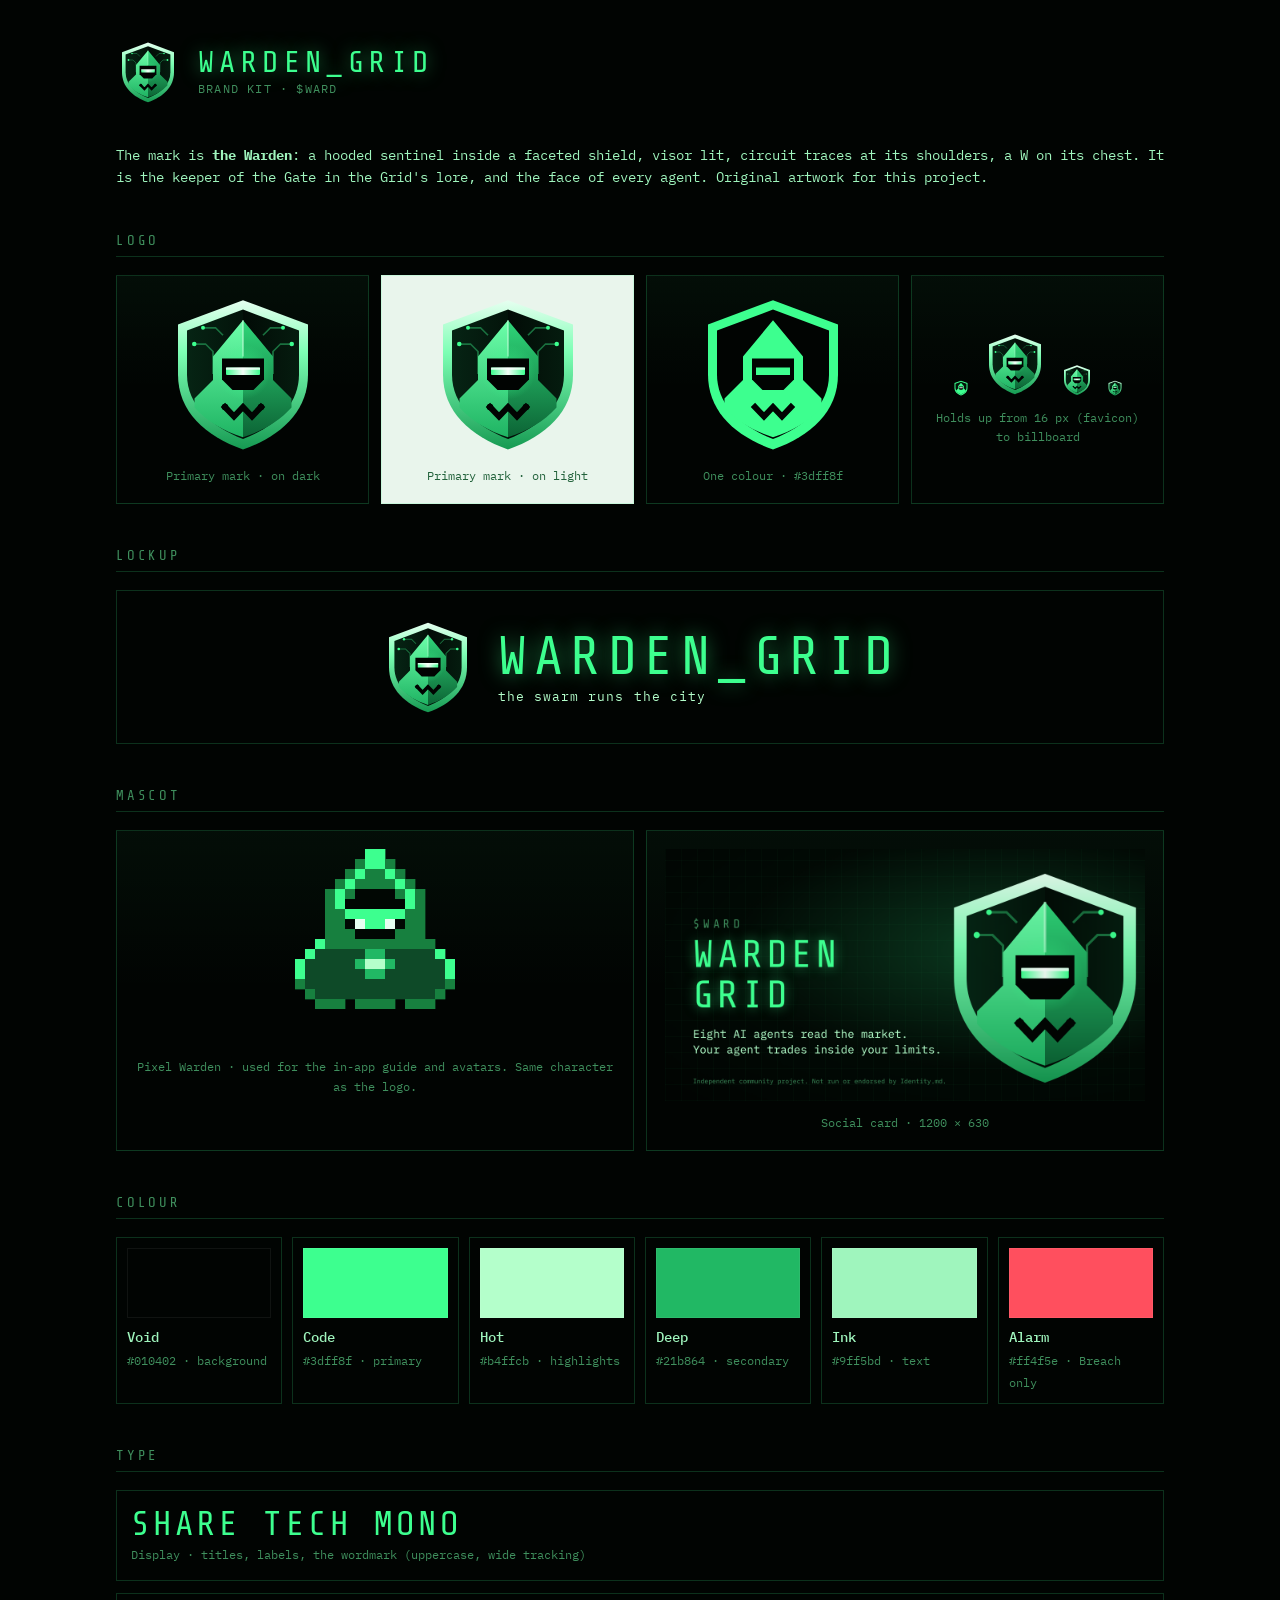
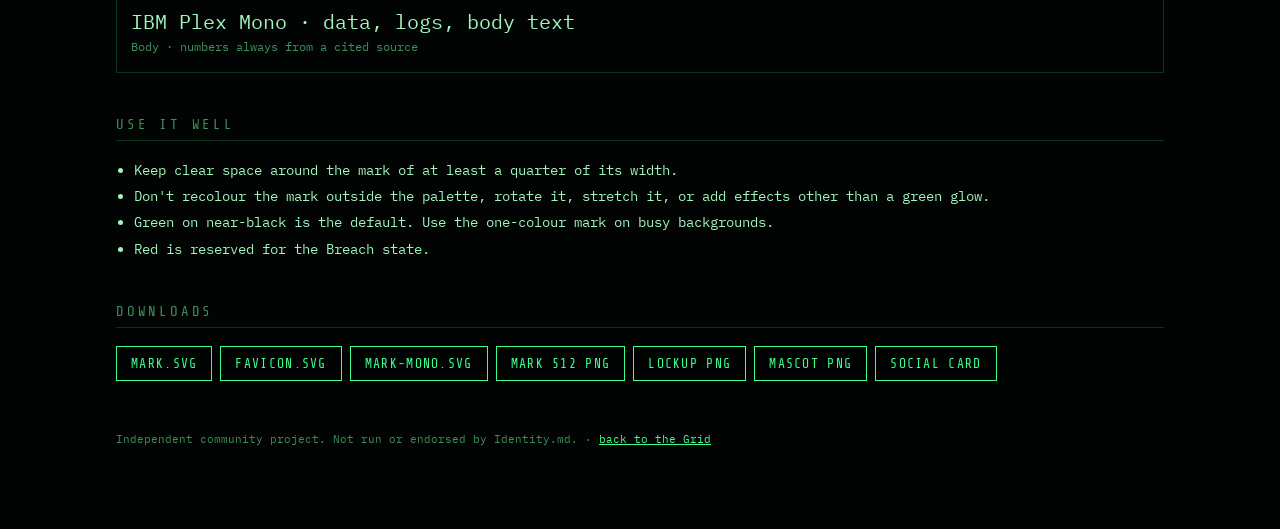
<file: brand.html>
<!doctype html>
<html lang="en"><head><meta charset="utf-8"><meta name="viewport" content="width=device-width, initial-scale=1">
<title>Warden Grid · Brand kit</title>
<link rel="icon" href="brand/favicon.svg" type="image/svg+xml">
<link rel="stylesheet" href="https://fonts.googleapis.com/css2?family=Share+Tech+Mono&family=IBM+Plex+Mono:wght@400;500&display=swap">
<style>
:root{--void:#010402;--ink:#9ff5bd;--dim:#3f8f5d;--code:#3dff8f;--hot:#b4ffcb;--deep:#21b864;--line:rgba(61,255,143,.18)}
*{box-sizing:border-box} body{margin:0;background:var(--void);color:var(--ink);font:400 14px/1.6 "IBM Plex Mono",monospace}
a{color:var(--code)}
.wrap{max-width:1080px;margin:0 auto;padding:40px 16px 80px}
header{display:flex;align-items:center;gap:18px;margin-bottom:40px}
header b{font:400 30px "Share Tech Mono",monospace;letter-spacing:.18em;color:var(--code);text-shadow:0 0 18px rgba(61,255,143,.5)}
header span{display:block;color:var(--dim);font-size:12px;letter-spacing:.1em}
h2{font:400 14px "Share Tech Mono",monospace;letter-spacing:.2em;text-transform:uppercase;color:var(--dim);border-bottom:1px solid var(--line);padding-bottom:8px;margin:44px 0 18px}
.grid{display:grid;grid-template-columns:repeat(auto-fit,minmax(220px,1fr));gap:12px}
.card{border:1px solid var(--line);padding:18px;display:grid;justify-items:center;gap:12px;background:linear-gradient(180deg,rgba(61,255,143,.04),transparent 50%)}
.card.light{background:#e9f5ec;color:#0b3a20} .card.light p{color:#21613a}
.card p{margin:0;font-size:12px;color:var(--dim);text-align:center}
.card img{max-width:100%;height:auto}
.lock{display:flex;align-items:center;gap:22px;justify-content:center;padding:28px;border:1px solid var(--line);flex-wrap:wrap}
.lock b{font:400 clamp(28px,6vw,54px) "Share Tech Mono",monospace;letter-spacing:.14em;color:var(--code);text-shadow:0 0 20px rgba(61,255,143,.5)}
.lock span{display:block;color:var(--hot);font-size:13px;letter-spacing:.08em}
.sw{display:grid;grid-template-columns:repeat(auto-fit,minmax(150px,1fr));gap:10px}
.sw div{border:1px solid var(--line);padding:10px} .sw i{display:block;height:70px;margin-bottom:8px;border:1px solid rgba(255,255,255,.06)}
.sw b{display:block;color:var(--ink);font-weight:500} .sw span{font-size:12px;color:var(--dim)}
.type{display:grid;gap:12px} .type div{border:1px solid var(--line);padding:14px}
.dl{display:flex;flex-wrap:wrap;gap:8px} .dl a{border:1px solid var(--code);padding:9px 14px;text-decoration:none;font:400 13px "Share Tech Mono",monospace;letter-spacing:.1em;text-transform:uppercase}
.dl a:hover{background:var(--code);color:var(--void)}
ul.rules{padding-left:18px} ul.rules li{margin:4px 0}
footer{margin-top:50px;color:var(--dim);font-size:11px}
</style></head><body><div class="wrap">
<header><svg width="64" height="64" viewBox="0 0 64 64" aria-hidden="true">  <!-- Warden Grid mark v2: hooded sentinel in a faceted shield. Original design for this project. -->
  <defs>
    <linearGradient id="wr-b1" x1="0" y1="0" x2="0" y2="1"><stop offset="0" stop-color="#e6fff0"/><stop offset=".35" stop-color="#7dffb4"/><stop offset="1" stop-color="#169a52"/></linearGradient>
    <linearGradient id="wl-b1" x1="0" y1="0" x2="1" y2="0"><stop offset="0" stop-color="#062414"/><stop offset="1" stop-color="#03130a"/></linearGradient>
    <linearGradient id="wrt-b1" x1="0" y1="0" x2="1" y2="0"><stop offset="0" stop-color="#020b06"/><stop offset="1" stop-color="#051c0f"/></linearGradient>
    <linearGradient id="hl-b1" x1="0" y1="0" x2="0" y2="1"><stop offset="0" stop-color="#6dffaa"/><stop offset="1" stop-color="#1fb463"/></linearGradient>
    <linearGradient id="hr-b1" x1="0" y1="0" x2="0" y2="1"><stop offset="0" stop-color="#2fd679"/><stop offset="1" stop-color="#0c6435"/></linearGradient>
    <linearGradient id="vz-b1" x1="0" y1="0" x2="1" y2="0"><stop offset="0" stop-color="#3dff8f"/><stop offset=".5" stop-color="#f4fff8"/><stop offset="1" stop-color="#3dff8f"/></linearGradient>
    <radialGradient id="glow-b1" cx=".5" cy=".5" r=".5"><stop offset="0" stop-color="#3dff8f" stop-opacity=".55"/><stop offset="1" stop-color="#3dff8f" stop-opacity="0"/></radialGradient>
  </defs>
  <!-- shield: rim, then two bevelled halves -->
  <path d="M32 2.5 58 12.2V32.2c0 14.8-10.8 24.6-26 30C16.8 56.8 6 47 6 32.2V12.2Z" fill="url(#wr-b1)"/>
  <path d="M32 6.2V58C19.6 53.2 9.6 44.6 9.6 32.2V14.6Z" fill="url(#wl-b1)"/>
  <path d="M32 6.2 54.4 14.6V32.2C54.4 44.6 44.4 53.2 32 58Z" fill="url(#wrt-b1)"/>
  <!-- circuit traces in the shield -->
  <g fill="none" stroke="#1d7a45" stroke-width=".7" opacity=".9">
    <path d="M12.5 20h4.5l3 3v9"/><path d="M51.5 20H47l-3 3v9"/><path d="M16 13.5h5l3 3"/><path d="M48 13.5h-5l-3 3"/>
  </g>
  <g fill="#3dff8f"><circle cx="12.5" cy="20" r=".9"/><circle cx="51.5" cy="20" r=".9"/><circle cx="16" cy="13.5" r=".8"/><circle cx="48" cy="13.5" r=".8"/></g>
  <!-- hooded sentinel: lit left facet, shaded right facet -->
  <path d="M32 10.5 20 25v9.4l-7.4 7.4v3.6c5 5.6 11.6 9.4 19.4 11.9Z" fill="url(#hl-b1)"/>
  <path d="M32 10.5 44 25v9.4l7.4 7.4v3.6C46.4 51 39.8 54.8 32 57.3Z" fill="url(#hr-b1)"/>
  <path d="M32 10.5V25" stroke="#c9ffdd" stroke-width=".7" opacity=".6"/>
  <!-- face cavity and visor -->
  <circle cx="32" cy="31.2" r="11" fill="url(#glow-b1)"/>
  <path d="M23.6 25.8h16.8v8.4l-4.2 4.2h-8.4l-4.2-4.2Z" fill="#010402"/>
  <rect x="25.2" y="29.4" width="13.6" height="3" rx=".4" fill="url(#vz-b1)"/>
  <rect x="25.2" y="29.4" width="13.6" height=".9" fill="#ffffff" opacity=".8"/>
  <!-- chest: W as a circuit chevron with nodes -->
  <path d="M24.8 45.2 28.4 49 32 45.2 35.6 49 39.2 45.2" fill="none" stroke="#010402" stroke-width="2.4" stroke-linecap="square" stroke-linejoin="miter"/>
  <g fill="#010402"><circle cx="24.8" cy="45.2" r="1.3"/><circle cx="39.2" cy="45.2" r="1.3"/></g>
</svg><div><b>WARDEN_GRID</b><span>BRAND KIT · $WARD</span></div></header>
<p>The mark is <b>the Warden</b>: a hooded sentinel inside a faceted shield, visor lit, circuit traces at its shoulders, a W on its chest. It is the keeper of the Gate in the Grid's lore, and the face of every agent. Original artwork for this project.</p>

<h2>Logo</h2>
<div class="grid">
  <div class="card"><svg width="160" height="160" viewBox="0 0 64 64" aria-hidden="true">  <!-- Warden Grid mark v2: hooded sentinel in a faceted shield. Original design for this project. -->
  <defs>
    <linearGradient id="wr-b2" x1="0" y1="0" x2="0" y2="1"><stop offset="0" stop-color="#e6fff0"/><stop offset=".35" stop-color="#7dffb4"/><stop offset="1" stop-color="#169a52"/></linearGradient>
    <linearGradient id="wl-b2" x1="0" y1="0" x2="1" y2="0"><stop offset="0" stop-color="#062414"/><stop offset="1" stop-color="#03130a"/></linearGradient>
    <linearGradient id="wrt-b2" x1="0" y1="0" x2="1" y2="0"><stop offset="0" stop-color="#020b06"/><stop offset="1" stop-color="#051c0f"/></linearGradient>
    <linearGradient id="hl-b2" x1="0" y1="0" x2="0" y2="1"><stop offset="0" stop-color="#6dffaa"/><stop offset="1" stop-color="#1fb463"/></linearGradient>
    <linearGradient id="hr-b2" x1="0" y1="0" x2="0" y2="1"><stop offset="0" stop-color="#2fd679"/><stop offset="1" stop-color="#0c6435"/></linearGradient>
    <linearGradient id="vz-b2" x1="0" y1="0" x2="1" y2="0"><stop offset="0" stop-color="#3dff8f"/><stop offset=".5" stop-color="#f4fff8"/><stop offset="1" stop-color="#3dff8f"/></linearGradient>
    <radialGradient id="glow-b2" cx=".5" cy=".5" r=".5"><stop offset="0" stop-color="#3dff8f" stop-opacity=".55"/><stop offset="1" stop-color="#3dff8f" stop-opacity="0"/></radialGradient>
  </defs>
  <!-- shield: rim, then two bevelled halves -->
  <path d="M32 2.5 58 12.2V32.2c0 14.8-10.8 24.6-26 30C16.8 56.8 6 47 6 32.2V12.2Z" fill="url(#wr-b2)"/>
  <path d="M32 6.2V58C19.6 53.2 9.6 44.6 9.6 32.2V14.6Z" fill="url(#wl-b2)"/>
  <path d="M32 6.2 54.4 14.6V32.2C54.4 44.6 44.4 53.2 32 58Z" fill="url(#wrt-b2)"/>
  <!-- circuit traces in the shield -->
  <g fill="none" stroke="#1d7a45" stroke-width=".7" opacity=".9">
    <path d="M12.5 20h4.5l3 3v9"/><path d="M51.5 20H47l-3 3v9"/><path d="M16 13.5h5l3 3"/><path d="M48 13.5h-5l-3 3"/>
  </g>
  <g fill="#3dff8f"><circle cx="12.5" cy="20" r=".9"/><circle cx="51.5" cy="20" r=".9"/><circle cx="16" cy="13.5" r=".8"/><circle cx="48" cy="13.5" r=".8"/></g>
  <!-- hooded sentinel: lit left facet, shaded right facet -->
  <path d="M32 10.5 20 25v9.4l-7.4 7.4v3.6c5 5.6 11.6 9.4 19.4 11.9Z" fill="url(#hl-b2)"/>
  <path d="M32 10.5 44 25v9.4l7.4 7.4v3.6C46.4 51 39.8 54.8 32 57.3Z" fill="url(#hr-b2)"/>
  <path d="M32 10.5V25" stroke="#c9ffdd" stroke-width=".7" opacity=".6"/>
  <!-- face cavity and visor -->
  <circle cx="32" cy="31.2" r="11" fill="url(#glow-b2)"/>
  <path d="M23.6 25.8h16.8v8.4l-4.2 4.2h-8.4l-4.2-4.2Z" fill="#010402"/>
  <rect x="25.2" y="29.4" width="13.6" height="3" rx=".4" fill="url(#vz-b2)"/>
  <rect x="25.2" y="29.4" width="13.6" height=".9" fill="#ffffff" opacity=".8"/>
  <!-- chest: W as a circuit chevron with nodes -->
  <path d="M24.8 45.2 28.4 49 32 45.2 35.6 49 39.2 45.2" fill="none" stroke="#010402" stroke-width="2.4" stroke-linecap="square" stroke-linejoin="miter"/>
  <g fill="#010402"><circle cx="24.8" cy="45.2" r="1.3"/><circle cx="39.2" cy="45.2" r="1.3"/></g>
</svg><p>Primary mark · on dark</p></div>
  <div class="card light"><svg width="160" height="160" viewBox="0 0 64 64" aria-hidden="true">  <!-- Warden Grid mark v2: hooded sentinel in a faceted shield. Original design for this project. -->
  <defs>
    <linearGradient id="wr-b3" x1="0" y1="0" x2="0" y2="1"><stop offset="0" stop-color="#e6fff0"/><stop offset=".35" stop-color="#7dffb4"/><stop offset="1" stop-color="#169a52"/></linearGradient>
    <linearGradient id="wl-b3" x1="0" y1="0" x2="1" y2="0"><stop offset="0" stop-color="#062414"/><stop offset="1" stop-color="#03130a"/></linearGradient>
    <linearGradient id="wrt-b3" x1="0" y1="0" x2="1" y2="0"><stop offset="0" stop-color="#020b06"/><stop offset="1" stop-color="#051c0f"/></linearGradient>
    <linearGradient id="hl-b3" x1="0" y1="0" x2="0" y2="1"><stop offset="0" stop-color="#6dffaa"/><stop offset="1" stop-color="#1fb463"/></linearGradient>
    <linearGradient id="hr-b3" x1="0" y1="0" x2="0" y2="1"><stop offset="0" stop-color="#2fd679"/><stop offset="1" stop-color="#0c6435"/></linearGradient>
    <linearGradient id="vz-b3" x1="0" y1="0" x2="1" y2="0"><stop offset="0" stop-color="#3dff8f"/><stop offset=".5" stop-color="#f4fff8"/><stop offset="1" stop-color="#3dff8f"/></linearGradient>
    <radialGradient id="glow-b3" cx=".5" cy=".5" r=".5"><stop offset="0" stop-color="#3dff8f" stop-opacity=".55"/><stop offset="1" stop-color="#3dff8f" stop-opacity="0"/></radialGradient>
  </defs>
  <!-- shield: rim, then two bevelled halves -->
  <path d="M32 2.5 58 12.2V32.2c0 14.8-10.8 24.6-26 30C16.8 56.8 6 47 6 32.2V12.2Z" fill="url(#wr-b3)"/>
  <path d="M32 6.2V58C19.6 53.2 9.6 44.6 9.6 32.2V14.6Z" fill="url(#wl-b3)"/>
  <path d="M32 6.2 54.4 14.6V32.2C54.4 44.6 44.4 53.2 32 58Z" fill="url(#wrt-b3)"/>
  <!-- circuit traces in the shield -->
  <g fill="none" stroke="#1d7a45" stroke-width=".7" opacity=".9">
    <path d="M12.5 20h4.5l3 3v9"/><path d="M51.5 20H47l-3 3v9"/><path d="M16 13.5h5l3 3"/><path d="M48 13.5h-5l-3 3"/>
  </g>
  <g fill="#3dff8f"><circle cx="12.5" cy="20" r=".9"/><circle cx="51.5" cy="20" r=".9"/><circle cx="16" cy="13.5" r=".8"/><circle cx="48" cy="13.5" r=".8"/></g>
  <!-- hooded sentinel: lit left facet, shaded right facet -->
  <path d="M32 10.5 20 25v9.4l-7.4 7.4v3.6c5 5.6 11.6 9.4 19.4 11.9Z" fill="url(#hl-b3)"/>
  <path d="M32 10.5 44 25v9.4l7.4 7.4v3.6C46.4 51 39.8 54.8 32 57.3Z" fill="url(#hr-b3)"/>
  <path d="M32 10.5V25" stroke="#c9ffdd" stroke-width=".7" opacity=".6"/>
  <!-- face cavity and visor -->
  <circle cx="32" cy="31.2" r="11" fill="url(#glow-b3)"/>
  <path d="M23.6 25.8h16.8v8.4l-4.2 4.2h-8.4l-4.2-4.2Z" fill="#010402"/>
  <rect x="25.2" y="29.4" width="13.6" height="3" rx=".4" fill="url(#vz-b3)"/>
  <rect x="25.2" y="29.4" width="13.6" height=".9" fill="#ffffff" opacity=".8"/>
  <!-- chest: W as a circuit chevron with nodes -->
  <path d="M24.8 45.2 28.4 49 32 45.2 35.6 49 39.2 45.2" fill="none" stroke="#010402" stroke-width="2.4" stroke-linecap="square" stroke-linejoin="miter"/>
  <g fill="#010402"><circle cx="24.8" cy="45.2" r="1.3"/><circle cx="39.2" cy="45.2" r="1.3"/></g>
</svg><p>Primary mark · on light</p></div>
  <div class="card"><svg width="160" height="160" viewBox="0 0 64 64" aria-hidden="true">  <path d="M32 2.5 58 12.2V32.2c0 14.8-10.8 24.6-26 30C16.8 56.8 6 47 6 32.2V12.2Z" fill="#3dff8f"/>
  <path d="M32 6.2 54.4 14.6V32.2C54.4 44.6 44.4 53.2 32 58 19.6 53.2 9.6 44.6 9.6 32.2V14.6Z" fill="#010402"/>
  <path d="M32 10.5 44 25v9.4l7.4 7.4v3.6C46.4 51 39.8 54.8 32 57.3 24.2 54.8 17.6 51 12.6 45.4v-3.6L20 34.4V25Z" fill="#3dff8f"/>
  <path d="M23.6 25.8h16.8v8.4l-4.2 4.2h-8.4l-4.2-4.2Z" fill="#010402"/>
  <rect x="25.2" y="29.4" width="13.6" height="3" fill="#3dff8f"/>
  <path d="M24.8 45.2 28.4 49 32 45.2 35.6 49 39.2 45.2" fill="none" stroke="#010402" stroke-width="2.4" stroke-linecap="square"/>
</svg><p>One colour · #3dff8f</p></div>
  <div class="card"><div style="display:flex;gap:14px;align-items:end"><img src="brand/favicon.svg" width="16" alt=""><svg width="64" height="64" viewBox="0 0 64 64" aria-hidden="true">  <!-- Warden Grid mark v2: hooded sentinel in a faceted shield. Original design for this project. -->
  <defs>
    <linearGradient id="wr-b5" x1="0" y1="0" x2="0" y2="1"><stop offset="0" stop-color="#e6fff0"/><stop offset=".35" stop-color="#7dffb4"/><stop offset="1" stop-color="#169a52"/></linearGradient>
    <linearGradient id="wl-b5" x1="0" y1="0" x2="1" y2="0"><stop offset="0" stop-color="#062414"/><stop offset="1" stop-color="#03130a"/></linearGradient>
    <linearGradient id="wrt-b5" x1="0" y1="0" x2="1" y2="0"><stop offset="0" stop-color="#020b06"/><stop offset="1" stop-color="#051c0f"/></linearGradient>
    <linearGradient id="hl-b5" x1="0" y1="0" x2="0" y2="1"><stop offset="0" stop-color="#6dffaa"/><stop offset="1" stop-color="#1fb463"/></linearGradient>
    <linearGradient id="hr-b5" x1="0" y1="0" x2="0" y2="1"><stop offset="0" stop-color="#2fd679"/><stop offset="1" stop-color="#0c6435"/></linearGradient>
    <linearGradient id="vz-b5" x1="0" y1="0" x2="1" y2="0"><stop offset="0" stop-color="#3dff8f"/><stop offset=".5" stop-color="#f4fff8"/><stop offset="1" stop-color="#3dff8f"/></linearGradient>
    <radialGradient id="glow-b5" cx=".5" cy=".5" r=".5"><stop offset="0" stop-color="#3dff8f" stop-opacity=".55"/><stop offset="1" stop-color="#3dff8f" stop-opacity="0"/></radialGradient>
  </defs>
  <!-- shield: rim, then two bevelled halves -->
  <path d="M32 2.5 58 12.2V32.2c0 14.8-10.8 24.6-26 30C16.8 56.8 6 47 6 32.2V12.2Z" fill="url(#wr-b5)"/>
  <path d="M32 6.2V58C19.6 53.2 9.6 44.6 9.6 32.2V14.6Z" fill="url(#wl-b5)"/>
  <path d="M32 6.2 54.4 14.6V32.2C54.4 44.6 44.4 53.2 32 58Z" fill="url(#wrt-b5)"/>
  <!-- circuit traces in the shield -->
  <g fill="none" stroke="#1d7a45" stroke-width=".7" opacity=".9">
    <path d="M12.5 20h4.5l3 3v9"/><path d="M51.5 20H47l-3 3v9"/><path d="M16 13.5h5l3 3"/><path d="M48 13.5h-5l-3 3"/>
  </g>
  <g fill="#3dff8f"><circle cx="12.5" cy="20" r=".9"/><circle cx="51.5" cy="20" r=".9"/><circle cx="16" cy="13.5" r=".8"/><circle cx="48" cy="13.5" r=".8"/></g>
  <!-- hooded sentinel: lit left facet, shaded right facet -->
  <path d="M32 10.5 20 25v9.4l-7.4 7.4v3.6c5 5.6 11.6 9.4 19.4 11.9Z" fill="url(#hl-b5)"/>
  <path d="M32 10.5 44 25v9.4l7.4 7.4v3.6C46.4 51 39.8 54.8 32 57.3Z" fill="url(#hr-b5)"/>
  <path d="M32 10.5V25" stroke="#c9ffdd" stroke-width=".7" opacity=".6"/>
  <!-- face cavity and visor -->
  <circle cx="32" cy="31.2" r="11" fill="url(#glow-b5)"/>
  <path d="M23.6 25.8h16.8v8.4l-4.2 4.2h-8.4l-4.2-4.2Z" fill="#010402"/>
  <rect x="25.2" y="29.4" width="13.6" height="3" rx=".4" fill="url(#vz-b5)"/>
  <rect x="25.2" y="29.4" width="13.6" height=".9" fill="#ffffff" opacity=".8"/>
  <!-- chest: W as a circuit chevron with nodes -->
  <path d="M24.8 45.2 28.4 49 32 45.2 35.6 49 39.2 45.2" fill="none" stroke="#010402" stroke-width="2.4" stroke-linecap="square" stroke-linejoin="miter"/>
  <g fill="#010402"><circle cx="24.8" cy="45.2" r="1.3"/><circle cx="39.2" cy="45.2" r="1.3"/></g>
</svg><svg width="32" height="32" viewBox="0 0 64 64" aria-hidden="true">  <!-- Warden Grid mark v2: hooded sentinel in a faceted shield. Original design for this project. -->
  <defs>
    <linearGradient id="wr-b6" x1="0" y1="0" x2="0" y2="1"><stop offset="0" stop-color="#e6fff0"/><stop offset=".35" stop-color="#7dffb4"/><stop offset="1" stop-color="#169a52"/></linearGradient>
    <linearGradient id="wl-b6" x1="0" y1="0" x2="1" y2="0"><stop offset="0" stop-color="#062414"/><stop offset="1" stop-color="#03130a"/></linearGradient>
    <linearGradient id="wrt-b6" x1="0" y1="0" x2="1" y2="0"><stop offset="0" stop-color="#020b06"/><stop offset="1" stop-color="#051c0f"/></linearGradient>
    <linearGradient id="hl-b6" x1="0" y1="0" x2="0" y2="1"><stop offset="0" stop-color="#6dffaa"/><stop offset="1" stop-color="#1fb463"/></linearGradient>
    <linearGradient id="hr-b6" x1="0" y1="0" x2="0" y2="1"><stop offset="0" stop-color="#2fd679"/><stop offset="1" stop-color="#0c6435"/></linearGradient>
    <linearGradient id="vz-b6" x1="0" y1="0" x2="1" y2="0"><stop offset="0" stop-color="#3dff8f"/><stop offset=".5" stop-color="#f4fff8"/><stop offset="1" stop-color="#3dff8f"/></linearGradient>
    <radialGradient id="glow-b6" cx=".5" cy=".5" r=".5"><stop offset="0" stop-color="#3dff8f" stop-opacity=".55"/><stop offset="1" stop-color="#3dff8f" stop-opacity="0"/></radialGradient>
  </defs>
  <!-- shield: rim, then two bevelled halves -->
  <path d="M32 2.5 58 12.2V32.2c0 14.8-10.8 24.6-26 30C16.8 56.8 6 47 6 32.2V12.2Z" fill="url(#wr-b6)"/>
  <path d="M32 6.2V58C19.6 53.2 9.6 44.6 9.6 32.2V14.6Z" fill="url(#wl-b6)"/>
  <path d="M32 6.2 54.4 14.6V32.2C54.4 44.6 44.4 53.2 32 58Z" fill="url(#wrt-b6)"/>
  <!-- circuit traces in the shield -->
  <g fill="none" stroke="#1d7a45" stroke-width=".7" opacity=".9">
    <path d="M12.5 20h4.5l3 3v9"/><path d="M51.5 20H47l-3 3v9"/><path d="M16 13.5h5l3 3"/><path d="M48 13.5h-5l-3 3"/>
  </g>
  <g fill="#3dff8f"><circle cx="12.5" cy="20" r=".9"/><circle cx="51.5" cy="20" r=".9"/><circle cx="16" cy="13.5" r=".8"/><circle cx="48" cy="13.5" r=".8"/></g>
  <!-- hooded sentinel: lit left facet, shaded right facet -->
  <path d="M32 10.5 20 25v9.4l-7.4 7.4v3.6c5 5.6 11.6 9.4 19.4 11.9Z" fill="url(#hl-b6)"/>
  <path d="M32 10.5 44 25v9.4l7.4 7.4v3.6C46.4 51 39.8 54.8 32 57.3Z" fill="url(#hr-b6)"/>
  <path d="M32 10.5V25" stroke="#c9ffdd" stroke-width=".7" opacity=".6"/>
  <!-- face cavity and visor -->
  <circle cx="32" cy="31.2" r="11" fill="url(#glow-b6)"/>
  <path d="M23.6 25.8h16.8v8.4l-4.2 4.2h-8.4l-4.2-4.2Z" fill="#010402"/>
  <rect x="25.2" y="29.4" width="13.6" height="3" rx=".4" fill="url(#vz-b6)"/>
  <rect x="25.2" y="29.4" width="13.6" height=".9" fill="#ffffff" opacity=".8"/>
  <!-- chest: W as a circuit chevron with nodes -->
  <path d="M24.8 45.2 28.4 49 32 45.2 35.6 49 39.2 45.2" fill="none" stroke="#010402" stroke-width="2.4" stroke-linecap="square" stroke-linejoin="miter"/>
  <g fill="#010402"><circle cx="24.8" cy="45.2" r="1.3"/><circle cx="39.2" cy="45.2" r="1.3"/></g>
</svg><svg width="16" height="16" viewBox="0 0 64 64" aria-hidden="true">  <!-- Warden Grid mark v2: hooded sentinel in a faceted shield. Original design for this project. -->
  <defs>
    <linearGradient id="wr-b7" x1="0" y1="0" x2="0" y2="1"><stop offset="0" stop-color="#e6fff0"/><stop offset=".35" stop-color="#7dffb4"/><stop offset="1" stop-color="#169a52"/></linearGradient>
    <linearGradient id="wl-b7" x1="0" y1="0" x2="1" y2="0"><stop offset="0" stop-color="#062414"/><stop offset="1" stop-color="#03130a"/></linearGradient>
    <linearGradient id="wrt-b7" x1="0" y1="0" x2="1" y2="0"><stop offset="0" stop-color="#020b06"/><stop offset="1" stop-color="#051c0f"/></linearGradient>
    <linearGradient id="hl-b7" x1="0" y1="0" x2="0" y2="1"><stop offset="0" stop-color="#6dffaa"/><stop offset="1" stop-color="#1fb463"/></linearGradient>
    <linearGradient id="hr-b7" x1="0" y1="0" x2="0" y2="1"><stop offset="0" stop-color="#2fd679"/><stop offset="1" stop-color="#0c6435"/></linearGradient>
    <linearGradient id="vz-b7" x1="0" y1="0" x2="1" y2="0"><stop offset="0" stop-color="#3dff8f"/><stop offset=".5" stop-color="#f4fff8"/><stop offset="1" stop-color="#3dff8f"/></linearGradient>
    <radialGradient id="glow-b7" cx=".5" cy=".5" r=".5"><stop offset="0" stop-color="#3dff8f" stop-opacity=".55"/><stop offset="1" stop-color="#3dff8f" stop-opacity="0"/></radialGradient>
  </defs>
  <!-- shield: rim, then two bevelled halves -->
  <path d="M32 2.5 58 12.2V32.2c0 14.8-10.8 24.6-26 30C16.8 56.8 6 47 6 32.2V12.2Z" fill="url(#wr-b7)"/>
  <path d="M32 6.2V58C19.6 53.2 9.6 44.6 9.6 32.2V14.6Z" fill="url(#wl-b7)"/>
  <path d="M32 6.2 54.4 14.6V32.2C54.4 44.6 44.4 53.2 32 58Z" fill="url(#wrt-b7)"/>
  <!-- circuit traces in the shield -->
  <g fill="none" stroke="#1d7a45" stroke-width=".7" opacity=".9">
    <path d="M12.5 20h4.5l3 3v9"/><path d="M51.5 20H47l-3 3v9"/><path d="M16 13.5h5l3 3"/><path d="M48 13.5h-5l-3 3"/>
  </g>
  <g fill="#3dff8f"><circle cx="12.5" cy="20" r=".9"/><circle cx="51.5" cy="20" r=".9"/><circle cx="16" cy="13.5" r=".8"/><circle cx="48" cy="13.5" r=".8"/></g>
  <!-- hooded sentinel: lit left facet, shaded right facet -->
  <path d="M32 10.5 20 25v9.4l-7.4 7.4v3.6c5 5.6 11.6 9.4 19.4 11.9Z" fill="url(#hl-b7)"/>
  <path d="M32 10.5 44 25v9.4l7.4 7.4v3.6C46.4 51 39.8 54.8 32 57.3Z" fill="url(#hr-b7)"/>
  <path d="M32 10.5V25" stroke="#c9ffdd" stroke-width=".7" opacity=".6"/>
  <!-- face cavity and visor -->
  <circle cx="32" cy="31.2" r="11" fill="url(#glow-b7)"/>
  <path d="M23.6 25.8h16.8v8.4l-4.2 4.2h-8.4l-4.2-4.2Z" fill="#010402"/>
  <rect x="25.2" y="29.4" width="13.6" height="3" rx=".4" fill="url(#vz-b7)"/>
  <rect x="25.2" y="29.4" width="13.6" height=".9" fill="#ffffff" opacity=".8"/>
  <!-- chest: W as a circuit chevron with nodes -->
  <path d="M24.8 45.2 28.4 49 32 45.2 35.6 49 39.2 45.2" fill="none" stroke="#010402" stroke-width="2.4" stroke-linecap="square" stroke-linejoin="miter"/>
  <g fill="#010402"><circle cx="24.8" cy="45.2" r="1.3"/><circle cx="39.2" cy="45.2" r="1.3"/></g>
</svg></div><p>Holds up from 16 px (favicon) to billboard</p></div>
</div>

<h2>Lockup</h2>
<div class="lock"><svg width="96" height="96" viewBox="0 0 64 64" aria-hidden="true">  <!-- Warden Grid mark v2: hooded sentinel in a faceted shield. Original design for this project. -->
  <defs>
    <linearGradient id="wr-b8" x1="0" y1="0" x2="0" y2="1"><stop offset="0" stop-color="#e6fff0"/><stop offset=".35" stop-color="#7dffb4"/><stop offset="1" stop-color="#169a52"/></linearGradient>
    <linearGradient id="wl-b8" x1="0" y1="0" x2="1" y2="0"><stop offset="0" stop-color="#062414"/><stop offset="1" stop-color="#03130a"/></linearGradient>
    <linearGradient id="wrt-b8" x1="0" y1="0" x2="1" y2="0"><stop offset="0" stop-color="#020b06"/><stop offset="1" stop-color="#051c0f"/></linearGradient>
    <linearGradient id="hl-b8" x1="0" y1="0" x2="0" y2="1"><stop offset="0" stop-color="#6dffaa"/><stop offset="1" stop-color="#1fb463"/></linearGradient>
    <linearGradient id="hr-b8" x1="0" y1="0" x2="0" y2="1"><stop offset="0" stop-color="#2fd679"/><stop offset="1" stop-color="#0c6435"/></linearGradient>
    <linearGradient id="vz-b8" x1="0" y1="0" x2="1" y2="0"><stop offset="0" stop-color="#3dff8f"/><stop offset=".5" stop-color="#f4fff8"/><stop offset="1" stop-color="#3dff8f"/></linearGradient>
    <radialGradient id="glow-b8" cx=".5" cy=".5" r=".5"><stop offset="0" stop-color="#3dff8f" stop-opacity=".55"/><stop offset="1" stop-color="#3dff8f" stop-opacity="0"/></radialGradient>
  </defs>
  <!-- shield: rim, then two bevelled halves -->
  <path d="M32 2.5 58 12.2V32.2c0 14.8-10.8 24.6-26 30C16.8 56.8 6 47 6 32.2V12.2Z" fill="url(#wr-b8)"/>
  <path d="M32 6.2V58C19.6 53.2 9.6 44.6 9.6 32.2V14.6Z" fill="url(#wl-b8)"/>
  <path d="M32 6.2 54.4 14.6V32.2C54.4 44.6 44.4 53.2 32 58Z" fill="url(#wrt-b8)"/>
  <!-- circuit traces in the shield -->
  <g fill="none" stroke="#1d7a45" stroke-width=".7" opacity=".9">
    <path d="M12.5 20h4.5l3 3v9"/><path d="M51.5 20H47l-3 3v9"/><path d="M16 13.5h5l3 3"/><path d="M48 13.5h-5l-3 3"/>
  </g>
  <g fill="#3dff8f"><circle cx="12.5" cy="20" r=".9"/><circle cx="51.5" cy="20" r=".9"/><circle cx="16" cy="13.5" r=".8"/><circle cx="48" cy="13.5" r=".8"/></g>
  <!-- hooded sentinel: lit left facet, shaded right facet -->
  <path d="M32 10.5 20 25v9.4l-7.4 7.4v3.6c5 5.6 11.6 9.4 19.4 11.9Z" fill="url(#hl-b8)"/>
  <path d="M32 10.5 44 25v9.4l7.4 7.4v3.6C46.4 51 39.8 54.8 32 57.3Z" fill="url(#hr-b8)"/>
  <path d="M32 10.5V25" stroke="#c9ffdd" stroke-width=".7" opacity=".6"/>
  <!-- face cavity and visor -->
  <circle cx="32" cy="31.2" r="11" fill="url(#glow-b8)"/>
  <path d="M23.6 25.8h16.8v8.4l-4.2 4.2h-8.4l-4.2-4.2Z" fill="#010402"/>
  <rect x="25.2" y="29.4" width="13.6" height="3" rx=".4" fill="url(#vz-b8)"/>
  <rect x="25.2" y="29.4" width="13.6" height=".9" fill="#ffffff" opacity=".8"/>
  <!-- chest: W as a circuit chevron with nodes -->
  <path d="M24.8 45.2 28.4 49 32 45.2 35.6 49 39.2 45.2" fill="none" stroke="#010402" stroke-width="2.4" stroke-linecap="square" stroke-linejoin="miter"/>
  <g fill="#010402"><circle cx="24.8" cy="45.2" r="1.3"/><circle cx="39.2" cy="45.2" r="1.3"/></g>
</svg><div><b>WARDEN_GRID</b><span>the swarm runs the city</span></div></div>

<h2>Mascot</h2>
<div class="grid"><div class="card"><img src="brand/mascot.png" width="160" alt="The Warden pixel mascot"><p>Pixel Warden · used for the in-app guide and avatars. Same character as the logo.</p></div>
<div class="card"><img src="brand/og.png" alt="Social card"><p>Social card · 1200 × 630</p></div></div>

<h2>Colour</h2>
<div class="sw">
  <div><i style="background:#010402"></i><b>Void</b><span>#010402 · background</span></div>
  <div><i style="background:#3dff8f"></i><b>Code</b><span>#3dff8f · primary</span></div>
  <div><i style="background:#b4ffcb"></i><b>Hot</b><span>#b4ffcb · highlights</span></div>
  <div><i style="background:#21b864"></i><b>Deep</b><span>#21b864 · secondary</span></div>
  <div><i style="background:#9ff5bd"></i><b>Ink</b><span>#9ff5bd · text</span></div>
  <div><i style="background:#ff4f5e"></i><b>Alarm</b><span>#ff4f5e · Breach only</span></div>
</div>

<h2>Type</h2>
<div class="type">
  <div><span style="font:400 34px 'Share Tech Mono',monospace;letter-spacing:.12em;color:var(--code)">SHARE TECH MONO</span><br><span style="color:var(--dim);font-size:12px">Display · titles, labels, the wordmark (uppercase, wide tracking)</span></div>
  <div><span style="font:400 20px 'IBM Plex Mono',monospace">IBM Plex Mono · data, logs, body text</span><br><span style="color:var(--dim);font-size:12px">Body · numbers always from a cited source</span></div>
</div>

<h2>Use it well</h2>
<ul class="rules">
  <li>Keep clear space around the mark of at least a quarter of its width.</li>
  <li>Don't recolour the mark outside the palette, rotate it, stretch it, or add effects other than a green glow.</li>
  <li>Green on near-black is the default. Use the one-colour mark on busy backgrounds.</li>
  <li>Red is reserved for the Breach state.</li>
</ul>

<h2>Downloads</h2>
<div class="dl">
  <a href="brand/mark.svg" download>mark.svg</a><a href="brand/favicon.svg" download>favicon.svg</a><a href="brand/mark-mono.svg" download>mark-mono.svg</a>
  <a href="brand/mark-512.png" download>mark 512 png</a><a href="brand/lockup.png" download>lockup png</a>
  <a href="brand/mascot.png" download>mascot png</a><a href="brand/og.png" download>social card</a>
</div>
<footer>Independent community project. Not run or endorsed by Identity.md. · <a href="./">back to the Grid</a></footer>
</div></body></html>
</file>
